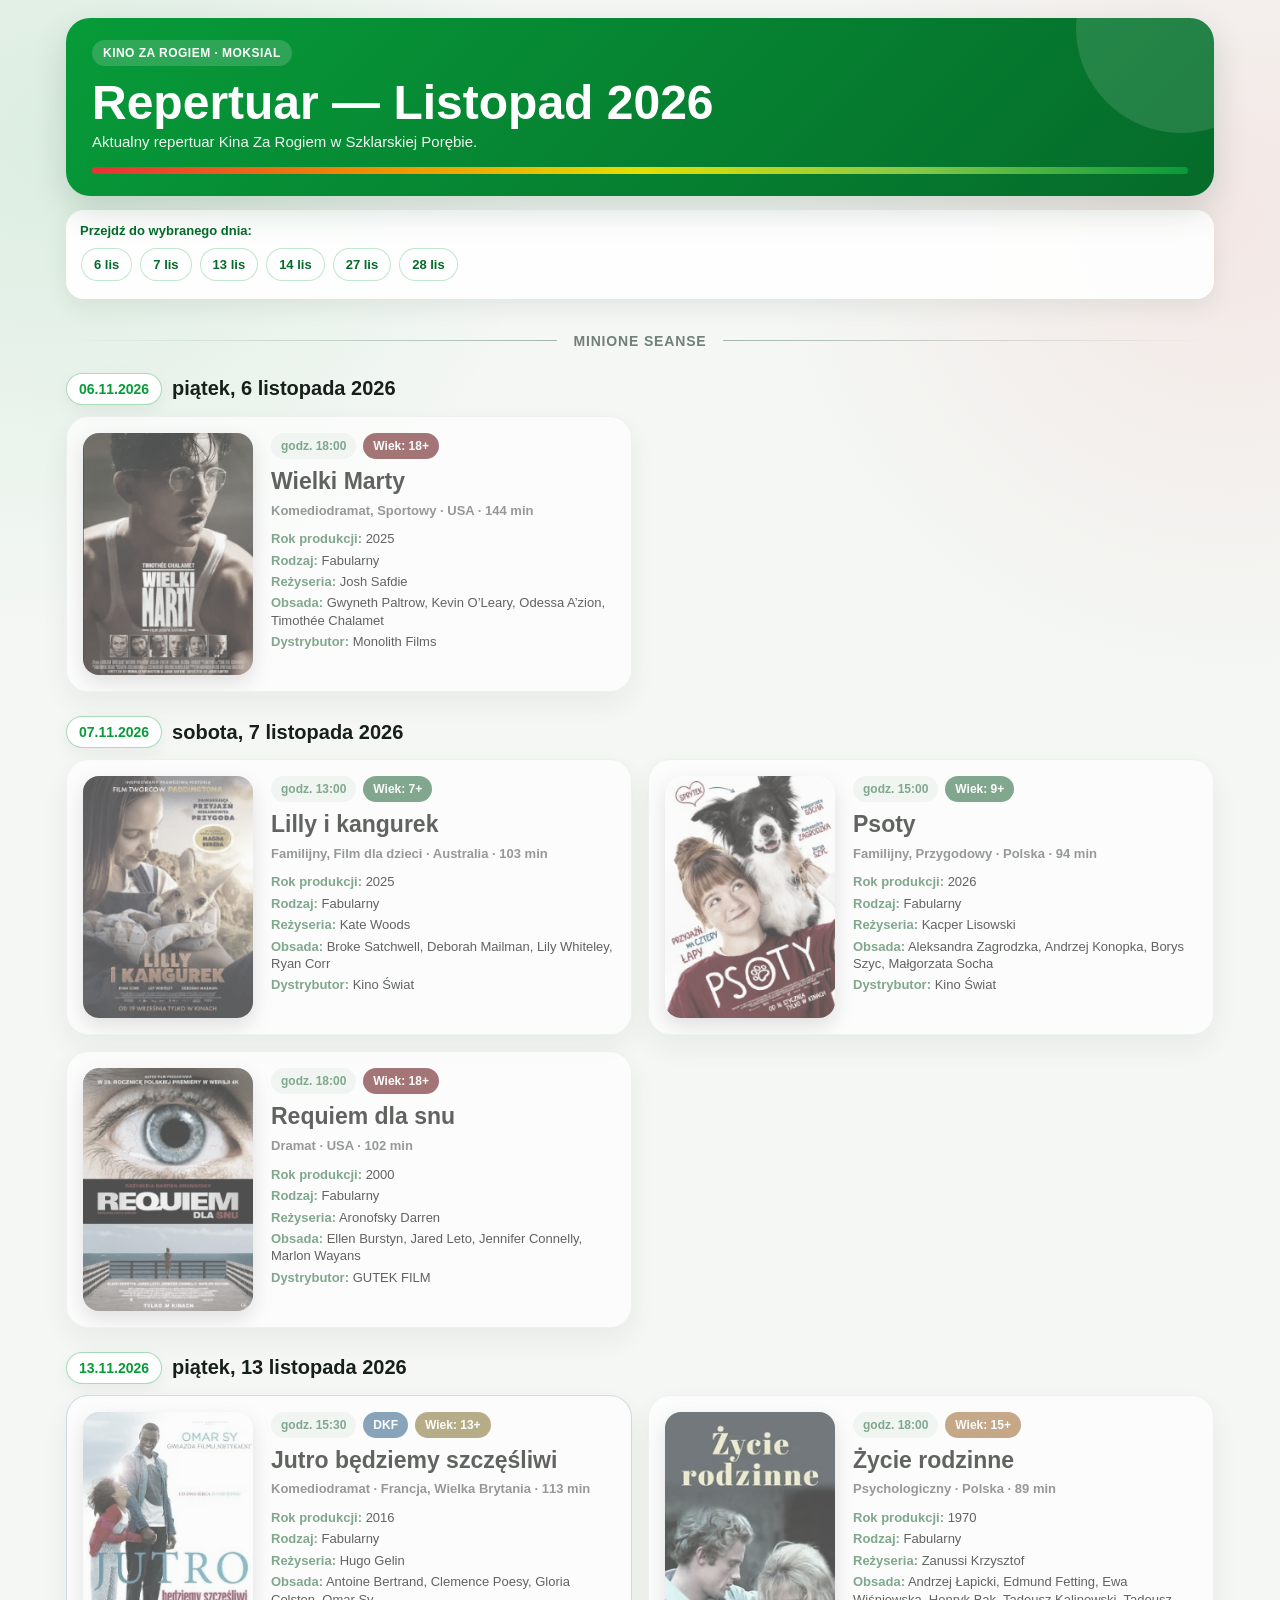
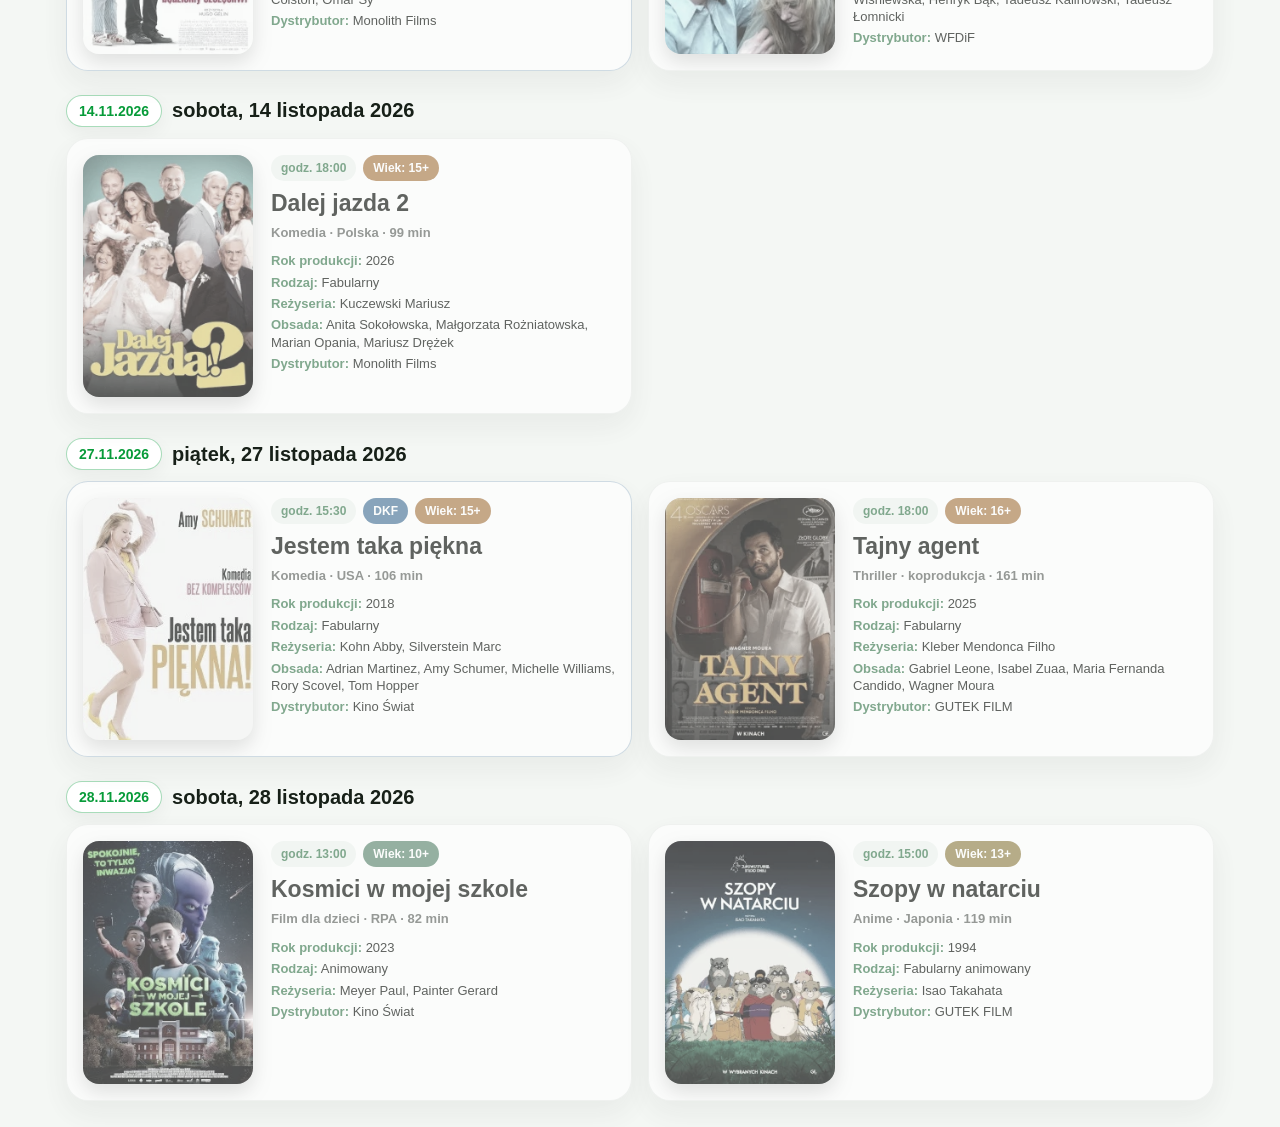
<file: index.html>
<!DOCTYPE html>
<html lang="pl">
<head>
<meta charset="UTF-8">
<meta name="viewport" content="width=device-width, initial-scale=1">
<title>Repertuar – Kino Za Rogiem</title>
<style>
:root{--green:#079b39;--green-dark:#056b2a;--green-soft:#eaf7ef;--red:#e73139;--orange:#f28c00;--blue:#1e88e5;--ink:#172018;--muted:#657068;--card:#fff;--bg:#f4f7f4}
*{box-sizing:border-box}
html{scroll-behavior:smooth}
html,body{margin:0;padding:0;height:auto;min-height:0}
body{font-family:Arial,Helvetica,sans-serif;color:var(--ink);background:radial-gradient(circle at 4% 5%,rgba(7,155,57,.10),transparent 31rem),radial-gradient(circle at 96% 8%,rgba(231,49,57,.08),transparent 29rem),var(--bg)}
.page{width:min(1180px,100%);margin:0 auto;padding:18px 16px 26px}
.hero{position:relative;overflow:hidden;padding:22px 26px;border-radius:24px;color:#fff;background:linear-gradient(135deg,var(--green),var(--green-dark));box-shadow:0 14px 34px rgba(12,54,28,.16)}
.hero::after{content:"";position:absolute;width:210px;height:210px;right:-72px;top:-95px;border-radius:50%;background:rgba(255,255,255,.12)}
.kicker{position:relative;z-index:1;display:inline-flex;padding:6px 11px;border-radius:999px;background:rgba(255,255,255,.16);font-size:12px;font-weight:800;letter-spacing:.04em;text-transform:uppercase}
.hero h1{position:relative;z-index:1;margin:12px 0 5px;font-size:clamp(28px,4.5vw,48px);line-height:1.04}
.hero p{position:relative;z-index:1;margin:0;font-size:15px;opacity:.93}
.color-strip{position:relative;z-index:1;height:7px;margin-top:17px;border-radius:999px;background:linear-gradient(90deg,var(--red),var(--orange),#e4df00,#86c947,var(--green))}
.date-nav-wrap{margin-top:14px;padding:13px 14px;border-radius:18px;background:rgba(255,255,255,.92);box-shadow:0 8px 24px rgba(18,48,27,.08)}
.date-nav-label{margin:0 0 9px;font-size:13px;font-weight:900;color:var(--green-dark)}
.date-nav{display:flex;gap:8px;overflow-x:auto;padding:1px 1px 5px;scrollbar-width:thin}
.date-nav button{flex:0 0 auto;border:1px solid rgba(7,155,57,.25);border-radius:999px;background:#fff;color:var(--green-dark);padding:8px 12px;font:inherit;font-size:13px;font-weight:900;cursor:pointer;transition:.18s ease}
.date-nav button:hover,.date-nav button:focus{background:var(--green);color:#fff;border-color:var(--green);outline:none;transform:translateY(-1px)}
#app{height:auto;min-height:0}
.day{margin-top:24px}
.day-title{display:flex;align-items:center;flex-wrap:wrap;gap:10px;margin:0 0 11px;font-size:20px}
.date-pill{display:inline-flex;padding:7px 12px;border:1px solid rgba(7,155,57,.35);border-radius:999px;color:var(--green);background:#fff;font-size:14px;font-weight:900;box-shadow:0 6px 18px rgba(0,0,0,.05)}
.day-name{font-weight:850}
.cards{display:grid;grid-template-columns:repeat(2,minmax(0,1fr));gap:16px;align-items:stretch}
.card{position:relative;display:grid;grid-template-columns:170px minmax(0,1fr);gap:18px;min-height:258px;padding:16px;border:1px solid rgba(20,55,30,.08);border-radius:22px;background:var(--card);box-shadow:0 12px 30px rgba(18,48,27,.09);overflow:hidden;transition:transform .18s ease,box-shadow .18s ease,filter .18s ease,opacity .18s ease}
.card:hover{transform:translateY(-2px);box-shadow:0 17px 36px rgba(18,48,27,.13)}
.card.dkf{border-color:rgba(30,136,229,.38)}
.card.past{filter:saturate(.38);opacity:.68}
.card.past:hover{filter:saturate(.48);opacity:.78}
.past-separator{display:flex;align-items:center;gap:16px;margin:34px 0 8px;color:#718078;font-size:14px;font-weight:900;text-transform:uppercase;letter-spacing:.06em}
.past-separator::before,.past-separator::after{content:"";height:1px;flex:1;background:linear-gradient(90deg,transparent,rgba(66,106,79,.45))}
.past-separator::after{background:linear-gradient(90deg,rgba(66,106,79,.45),transparent)}
.poster{min-height:238px;border-radius:16px;overflow:hidden;background:#e5ebe6;box-shadow:0 8px 20px rgba(0,0,0,.17)}
.poster img{display:block;width:100%;height:100%;object-fit:cover;transition:transform .25s ease}
.card:hover .poster img{transform:scale(1.025)}
.poster-missing{display:flex;align-items:center;justify-content:center;min-height:238px;height:100%;padding:15px;text-align:center;color:var(--muted);font-weight:800}
.content{min-width:0}
.badges{display:flex;flex-wrap:wrap;gap:7px;margin-bottom:10px}
.badge{display:inline-flex;align-items:center;padding:6px 10px;border-radius:999px;font-size:12px;font-weight:900;white-space:nowrap}
.time{background:var(--green-soft);color:var(--green)}
.dkf-badge{background:var(--blue);color:#fff}
.ticket{background:#263238;color:#fff}
.age{background:var(--orange);color:#fff}
.age-family{background:var(--green)}
.age-young{background:#39a06a}
.age-teen{background:#b58b00}
.age-older{background:#ef7900}
.age-adult{background:#d82128}
h3{margin:0 0 7px;font-size:23px;line-height:1.12}
.meta{margin-bottom:11px;color:var(--muted);font-size:13px;font-weight:750;line-height:1.35}
.info{display:grid;gap:4px;font-size:13px;line-height:1.34}
.info p{margin:0}.info strong{color:var(--green)}
.loading,.error{margin-top:24px;padding:20px;border-radius:18px;background:#fff;box-shadow:0 9px 24px rgba(0,0,0,.06);color:var(--muted);font-weight:750}
@media(max-width:900px){.cards{grid-template-columns:1fr}}
@media(max-width:620px){.page{padding:10px 9px 18px}.hero{padding:19px 17px;border-radius:19px}.card{grid-template-columns:118px minmax(0,1fr);gap:13px;min-height:198px;padding:12px;border-radius:18px}.poster,.poster-missing{min-height:175px}h3{font-size:19px}.meta,.info{font-size:12px}.badge{font-size:11px;padding:5px 8px}.past-separator{gap:10px;font-size:12px;margin-top:28px}}
@media(max-width:420px){.card{grid-template-columns:1fr}.poster,.poster-missing{height:390px}}
</style>
</head>
<body>
<div class="page" id="repertoire-page">
<header class="hero"><div class="kicker">Kino Za Rogiem · MOKSiAL</div><h1 id="title">Repertuar</h1><p>Aktualny repertuar Kina Za Rogiem w Szklarskiej Porębie.</p><div class="color-strip" aria-hidden="true"></div></header>
<nav class="date-nav-wrap" aria-label="Szybkie przejście do daty"><p class="date-nav-label">Przejdź do wybranego dnia:</p><div class="date-nav" id="date-nav"></div></nav>
<main id="app"><div class="loading">Ładowanie repertuaru…</div></main>
</div>
<script>
const DATA_FILE="data/2026-11.json";
fetch(DATA_FILE).then(response=>{if(!response.ok)throw new Error("Nie udało się pobrać pliku repertuaru.");return response.json()}).then(data=>{document.getElementById("title").textContent=`Repertuar — ${data.month}`;renderMovies(data.movies||[]);requestAnimationFrame(reportHeight)}).catch(error=>{document.getElementById("app").innerHTML=`<div class="error">${escapeHtml(error.message)}</div>`;reportHeight()});
function renderMovies(movies){const app=document.getElementById("app");const nav=document.getElementById("date-nav");app.innerHTML="";nav.innerHTML="";const upcoming=movies.filter(movie=>!isPast(movie));const past=movies.filter(movie=>isPast(movie));renderGroup(upcoming,false,app,nav);if(past.length){const separator=document.createElement("div");separator.className="past-separator";separator.textContent="Minione seanse";app.appendChild(separator);renderGroup(past,true,app,nav)}}
function renderGroup(movies,pastMode,app,nav){const groups=movies.reduce((result,movie)=>{(result[movie.date]||=[]).push(movie);return result},{});Object.entries(groups).forEach(([date,dayMovies])=>{const section=document.createElement("section");section.className="day";section.id=`date-${pastMode?"past-":""}${date.replaceAll(".","-")}`;section.innerHTML=`<h2 class="day-title"><span class="date-pill">${escapeHtml(date)}</span><span class="day-name">${escapeHtml(dayName(date))}</span></h2><div class="cards"></div>`;const button=document.createElement("button");button.type="button";button.textContent=shortDate(date);button.setAttribute("aria-label",`Przejdź do ${dayName(date)}`);button.addEventListener("click",()=>section.scrollIntoView({behavior:"smooth",block:"center"}));nav.appendChild(button);const cards=section.querySelector(".cards");dayMovies.forEach(movie=>cards.appendChild(createCard(movie,pastMode)));app.appendChild(section)})}
function createCard(movie,pastMode){const card=document.createElement("article");card.className=`card${movie.dkf?" dkf":""}${pastMode?" past":""}`;const ageBadge=movie.age&&movie.age!=="—"?`<span class="badge age ${ageClass(movie.age)}">Wiek: ${formatAge(movie.age)}</span>`:"";const meta=[movie.genre,movie.country&&movie.country!=="—"?movie.country:"",movie.duration!=="—"&&movie.duration!=null?`${movie.duration} min`:""].filter(Boolean).map(escapeHtml).join(" · ");card.innerHTML=`<div class="poster"><img src="posters/${encodeURIComponent(movie.poster)}" alt="${escapeHtml(movie.title)}" onerror="showMissingPoster(this)"></div><div class="content"><div class="badges"><span class="badge time">godz. ${escapeHtml(movie.time)}</span>${movie.dkf?'<span class="badge dkf-badge">DKF</span>':""}${movie.ticket?`<span class="badge ticket">Bilet: ${escapeHtml(movie.ticket)}</span>`:""}${ageBadge}</div><h3>${escapeHtml(movie.title)}</h3><div class="meta">${meta}</div><div class="info">${movie.year!=="—"?`<p><strong>Rok produkcji:</strong> ${escapeHtml(movie.year)}</p>`:""}${movie.type?`<p><strong>Rodzaj:</strong> ${escapeHtml(movie.type)}</p>`:""}${movie.director&&movie.director!=="—"?`<p><strong>Reżyseria:</strong> ${escapeHtml(movie.director)}</p>`:""}${movie.cast?`<p><strong>Obsada:</strong> ${escapeHtml(movie.cast)}</p>`:""}${movie.distributor?`<p><strong>Dystrybutor:</strong> ${escapeHtml(movie.distributor)}</p>`:""}</div></div>`;return card}
function isPast(movie){const parts=new Intl.DateTimeFormat("en-CA",{timeZone:"Europe/Warsaw",year:"numeric",month:"2-digit",day:"2-digit",hour:"2-digit",minute:"2-digit",hourCycle:"h23"}).formatToParts(new Date()).reduce((result,part)=>{result[part.type]=part.value;return result},{});const nowValue=Number(`${parts.year}${parts.month}${parts.day}${parts.hour}${parts.minute}`);const[day,month,year]=String(movie.date).split(".");const timeMatch=String(movie.time||"23:59").match(/(\d{1,2})[:.](\d{2})/);const hour=String(timeMatch?timeMatch[1]:23).padStart(2,"0");const minute=String(timeMatch?timeMatch[2]:59).padStart(2,"0");const movieValue=Number(`${year}${month}${day}${hour}${minute}`);return movieValue<nowValue}
function shortDate(dateStr){const[day,month]=dateStr.split(".");const months=["","sty","lut","mar","kwi","maj","cze","lip","sie","wrz","paź","lis","gru"];return`${Number(day)} ${months[Number(month)]}`}
function dayName(dateStr){const[day,month,year]=dateStr.split(".").map(Number);return new Date(year,month-1,day).toLocaleDateString("pl-PL",{weekday:"long",day:"numeric",month:"long",year:"numeric"})}
function formatAge(age){const value=String(age);return value.includes("+")?value:`${value}+`}
function ageClass(age){const value=String(age).replace("+","");if(["7","8","9"].includes(value))return"age-family";if(value==="10")return"age-young";if(value==="13")return"age-teen";if(["15","16"].includes(value))return"age-older";if(value==="18")return"age-adult";return""}
function escapeHtml(value){return String(value??"").replaceAll("&","&amp;").replaceAll("<","&lt;").replaceAll(">","&gt;").replaceAll('"',"&quot;").replaceAll("'","&#039;")}
function showMissingPoster(img){img.parentElement.innerHTML='<div class="poster-missing">Brak plakatu</div>';reportHeight()}
function reportHeight(){const height=Math.ceil(document.documentElement.scrollHeight);window.parent.postMessage({type:"repertuar-height",height},"*");try{if(window.frameElement)window.frameElement.style.height=`${height}px`}catch(error){}}
new ResizeObserver(reportHeight).observe(document.getElementById("repertoire-page"));window.addEventListener("load",reportHeight);window.addEventListener("resize",reportHeight);
</script>
</body>
</html>
</file>
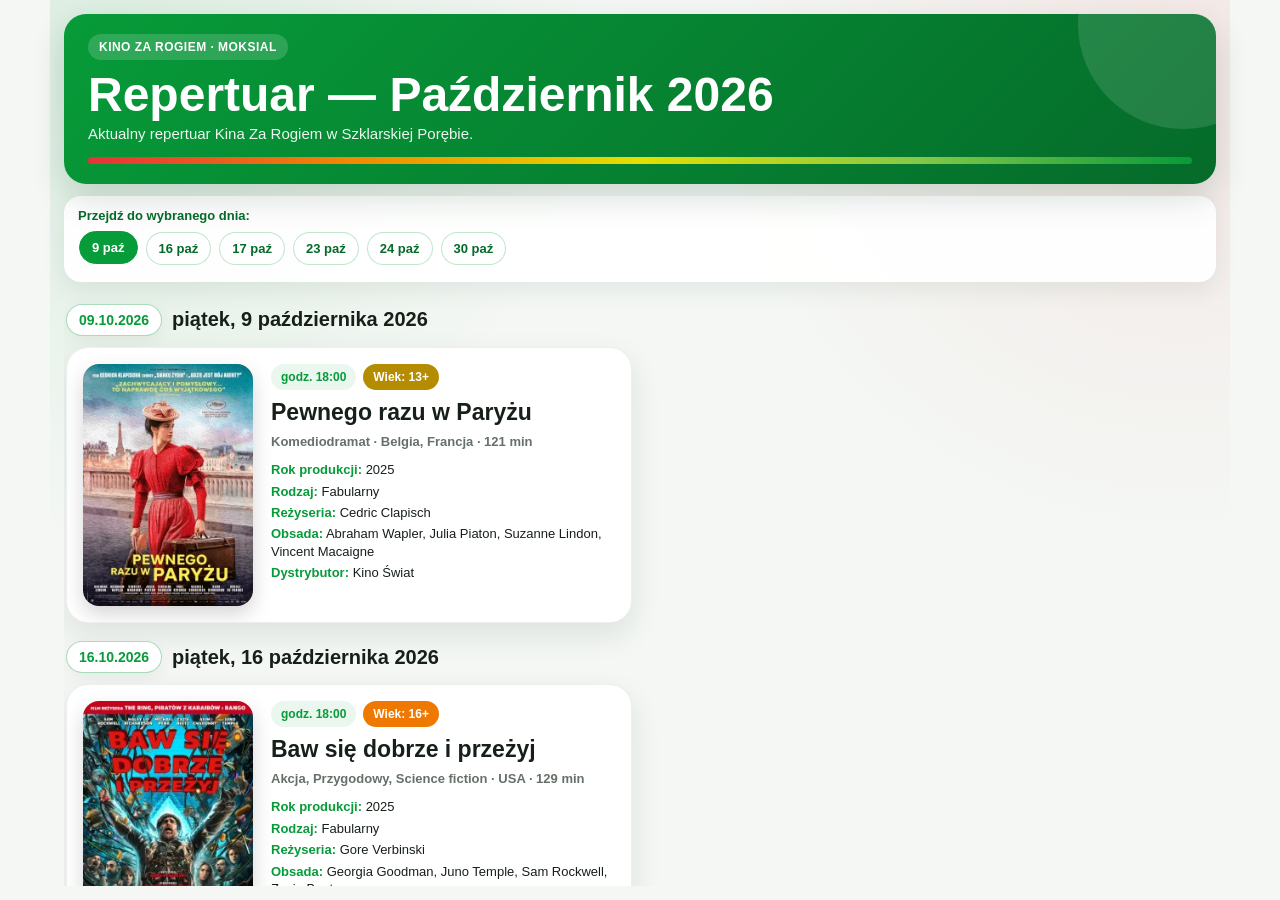
<file: index-v2.html>
<!DOCTYPE html>
<html lang="pl">
<head>
  <meta charset="UTF-8">
  <meta name="viewport" content="width=device-width, initial-scale=1">
  <title>Repertuar 2.0 – Kino Za Rogiem</title>
  <link rel="stylesheet" href="v2.css">
</head>
<body>
  <div class="repertoire-shell" id="repertoire-shell">
    <header class="hero">
      <div class="kicker">Kino Za Rogiem · MOKSiAL</div>
      <h1 id="title">Repertuar</h1>
      <p>Aktualny repertuar Kina Za Rogiem w Szklarskiej Porębie.</p>
      <div class="color-strip" aria-hidden="true"></div>
    </header>

    <nav class="date-nav-wrap" aria-label="Szybkie przejście do daty">
      <p class="date-nav-label">Przejdź do wybranego dnia:</p>
      <div class="date-nav" id="date-nav"></div>
    </nav>

    <main class="movies-scroll" id="movies-scroll">
      <div class="loading">Ładowanie repertuaru…</div>
    </main>
  </div>
  <script src="v2.js"></script>
</body>
</html>
</file>
<file: v2.css>
:root{
  --green:#079b39;
  --green-dark:#056b2a;
  --green-soft:#eaf7ef;
  --red:#e73139;
  --orange:#f28c00;
  --blue:#1e88e5;
  --ink:#172018;
  --muted:#657068;
  --card:#fff;
  --bg:#f4f7f4;
  --shadow:0 12px 30px rgba(18,48,27,.10);
}
*{box-sizing:border-box}
html,body{margin:0;padding:0;min-height:100%;background:var(--bg);font-family:Arial,Helvetica,sans-serif;color:var(--ink)}
body{overflow:hidden}
.repertoire-shell{height:100vh;display:grid;grid-template-rows:auto auto minmax(0,1fr);gap:12px;padding:14px;max-width:1180px;margin:0 auto;background:radial-gradient(circle at 4% 5%,rgba(7,155,57,.10),transparent 31rem),radial-gradient(circle at 96% 8%,rgba(231,49,57,.08),transparent 29rem),var(--bg)}
.hero{position:relative;overflow:hidden;padding:20px 24px;border-radius:22px;color:#fff;background:linear-gradient(135deg,var(--green),var(--green-dark));box-shadow:0 14px 34px rgba(12,54,28,.16)}
.hero::after{content:"";position:absolute;width:210px;height:210px;right:-72px;top:-95px;border-radius:50%;background:rgba(255,255,255,.12)}
.kicker{position:relative;z-index:1;display:inline-flex;padding:6px 11px;border-radius:999px;background:rgba(255,255,255,.16);font-size:12px;font-weight:800;letter-spacing:.04em;text-transform:uppercase}
.hero h1{position:relative;z-index:1;margin:10px 0 5px;font-size:clamp(28px,4.5vw,48px);line-height:1.04}
.hero p{position:relative;z-index:1;margin:0;font-size:15px;opacity:.93}
.color-strip{position:relative;z-index:1;height:7px;margin-top:15px;border-radius:999px;background:linear-gradient(90deg,var(--red),var(--orange),#e4df00,#86c947,var(--green))}
.date-nav-wrap{padding:12px 14px;border-radius:17px;background:rgba(255,255,255,.96);box-shadow:0 8px 24px rgba(18,48,27,.08)}
.date-nav-label{margin:0 0 8px;font-size:13px;font-weight:900;color:var(--green-dark)}
.date-nav{display:flex;gap:8px;overflow-x:auto;padding:1px 1px 5px;scrollbar-width:thin}
.date-nav button{flex:0 0 auto;border:1px solid rgba(7,155,57,.25);border-radius:999px;background:#fff;color:var(--green-dark);padding:8px 12px;font:inherit;font-size:13px;font-weight:900;cursor:pointer;transition:.18s ease}
.date-nav button:hover,.date-nav button:focus,.date-nav button.active{background:var(--green);color:#fff;border-color:var(--green);outline:none;transform:translateY(-1px)}
.movies-scroll{min-height:0;overflow-y:auto;overscroll-behavior:contain;padding:2px 2px 20px;scroll-behavior:smooth}
.day{margin-top:18px;scroll-margin-block:center}
.day:first-child{margin-top:8px}
.day-title{display:flex;align-items:center;flex-wrap:wrap;gap:10px;margin:0 0 11px;font-size:20px}
.date-pill{display:inline-flex;padding:7px 12px;border:1px solid rgba(7,155,57,.35);border-radius:999px;color:var(--green);background:#fff;font-size:14px;font-weight:900;box-shadow:0 6px 18px rgba(0,0,0,.05)}
.day-name{font-weight:850}
.cards{display:grid;grid-template-columns:repeat(2,minmax(0,1fr));gap:16px;align-items:stretch}
.card{display:grid;grid-template-columns:170px minmax(0,1fr);gap:18px;min-height:258px;padding:16px;border:1px solid rgba(20,55,30,.08);border-radius:22px;background:var(--card);box-shadow:var(--shadow);overflow:hidden;transition:transform .18s ease,box-shadow .18s ease}
.card:hover{transform:translateY(-2px);box-shadow:0 17px 36px rgba(18,48,27,.14)}
.card.dkf{border-color:rgba(30,136,229,.38)}
.poster{min-height:238px;border-radius:16px;overflow:hidden;background:#e5ebe6;box-shadow:0 8px 20px rgba(0,0,0,.17)}
.poster img{display:block;width:100%;height:100%;object-fit:cover;transition:transform .25s ease}
.card:hover .poster img{transform:scale(1.025)}
.poster-missing{display:flex;align-items:center;justify-content:center;min-height:238px;height:100%;padding:15px;text-align:center;color:var(--muted);font-weight:800}
.content{min-width:0}
.badges{display:flex;flex-wrap:wrap;gap:7px;margin-bottom:10px}
.badge{display:inline-flex;align-items:center;padding:6px 10px;border-radius:999px;font-size:12px;font-weight:900;white-space:nowrap}
.time{background:var(--green-soft);color:var(--green)}
.dkf-badge{background:var(--blue);color:#fff}
.ticket{background:#263238;color:#fff}
.age{background:var(--orange);color:#fff}
.age-family{background:var(--green)}
.age-young{background:#39a06a}
.age-teen{background:#b58b00}
.age-older{background:#ef7900}
.age-adult{background:#d82128}
h3{margin:0 0 7px;font-size:23px;line-height:1.12}
.meta{margin-bottom:11px;color:var(--muted);font-size:13px;font-weight:750;line-height:1.35}
.info{display:grid;gap:4px;font-size:13px;line-height:1.34}
.info p{margin:0}.info strong{color:var(--green)}
.loading,.error{margin-top:16px;padding:20px;border-radius:18px;background:#fff;box-shadow:0 9px 24px rgba(0,0,0,.06);color:var(--muted);font-weight:750}
@media(max-width:900px){.cards{grid-template-columns:1fr}}
@media(max-width:620px){
  .repertoire-shell{padding:8px;gap:8px}
  .hero{padding:15px 14px;border-radius:17px}
  .hero h1{font-size:28px}
  .hero p{font-size:13px}
  .date-nav-wrap{padding:10px 11px;border-radius:15px}
  .card{grid-template-columns:112px minmax(0,1fr);gap:12px;min-height:190px;padding:11px;border-radius:17px}
  .poster,.poster-missing{min-height:168px}
  h3{font-size:19px}.meta,.info{font-size:12px}.badge{font-size:11px;padding:5px 8px}
}
@media(max-width:420px){
  .hero h1{font-size:24px}
  .card{grid-template-columns:1fr}
  .poster,.poster-missing{height:360px}
}
</file>
